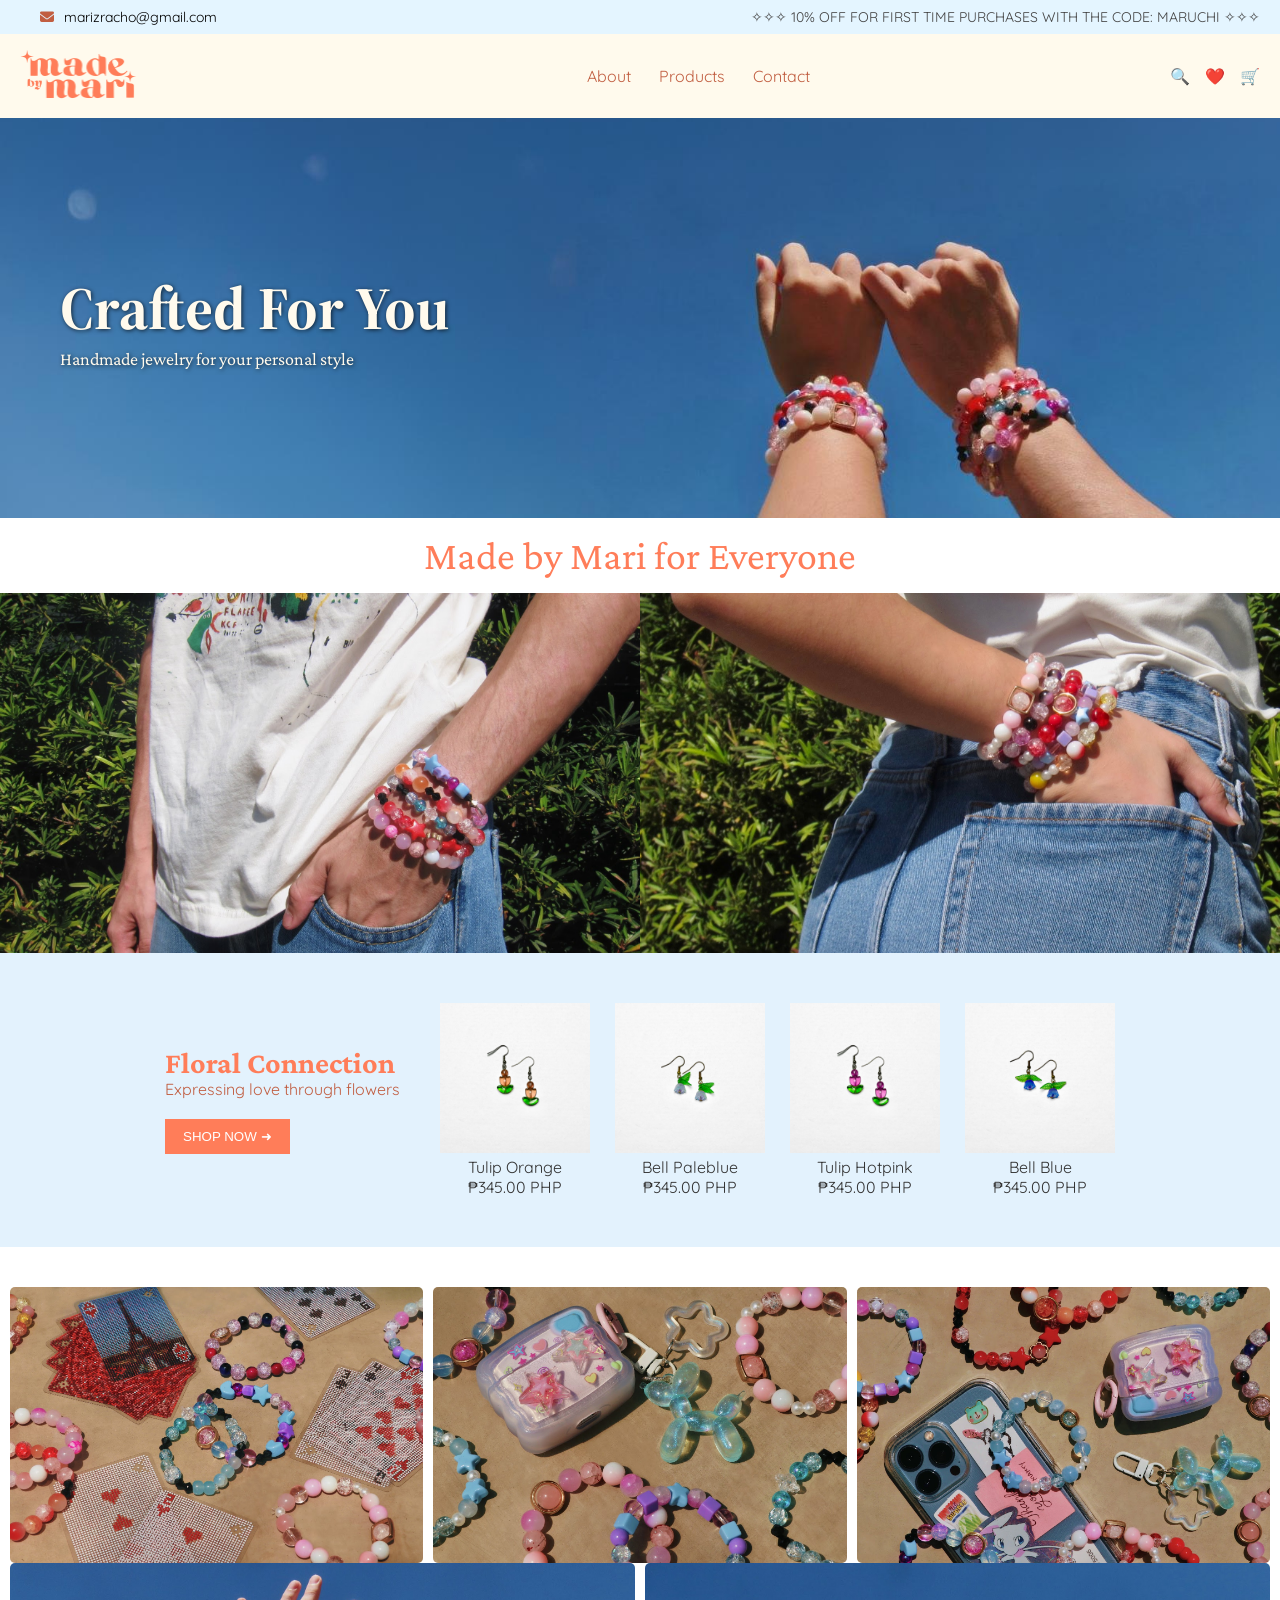
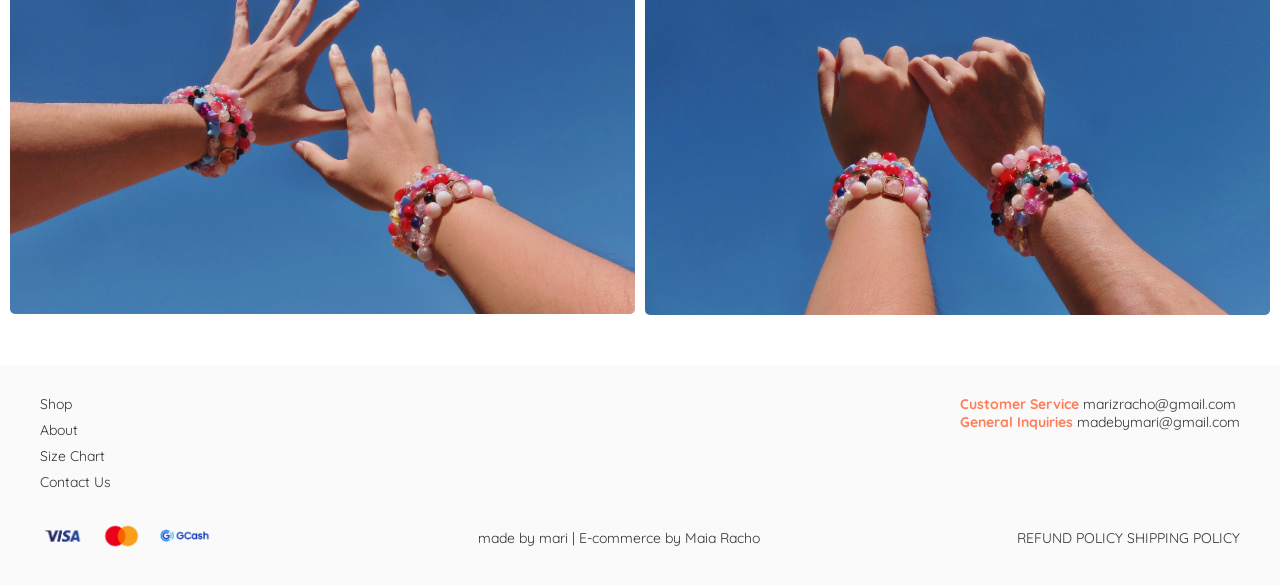
<file: index.html>
<!DOCTYPE html>
<html lang="en">
<head>
    <meta charset="UTF-8">
    <meta name="viewport" content="width=device-width, initial-scale=1.0">
    <title>Made by Mari</title>

    <!-- FONTS -->
    <link href="https://fonts.googleapis.com/css2?family=Crimson+Pro:wght@300;400;700&family=Quicksand:wght@300;400;600&family=Source+Serif+4:opsz,wght@6..72,800&display=swap" rel="stylesheet">

    <link rel="stylesheet" href="style.css">
    <link rel="stylesheet" href="https://cdnjs.cloudflare.com/ajax/libs/font-awesome/6.4.0/css/all.min.css"/>
    <script src="./products/cart.js"></script>
</head>

<body>

    <!-- MOBILE MENU -->
    <div id="sideMenu" class="side-menu">
        <a href="./index.html">Home</a>
        <a href="about/about.html">About</a>
        <a href="products/products.html">Products</a>
        <a href="contact/contact.html">Contact</a>
    </div>

    <div id="overlay"></div>

    <!-- TOP BAR -->
    <div class="top-bar">
        <span class="top-bar-email"><i class="fas fa-envelope"></i> marizracho@gmail.com</span>
        <span class="top-bar-promo">✧✧✧ 10% OFF FOR FIRST TIME PURCHASES WITH THE CODE: MARUCHI ✧✧✧</span>
    </div>

    <!-- NAVIGATION -->
    <nav>
        <div class="nav-left">
            <button id="hamburgerBtn" class="hamburger">&#9776;</button>
        </div>

        <div class="logo">
            <a href="/index.html">
                <img src="./Assets/logo_orange.png" alt="Made by Mari Logo">
            </a>
        </div>

        <ul class="nav-links">
            <li><a href="about/about.html">About</a></li>
            <li><a href="products/products.html">Products</a></li>
            <li><a href="contact/contact.html">Contact</a></li>
        </ul>

        <div class="nav-icons">
            <span class="search">🔍</span>
            <span class="wishlist">❤️</span>
            <span class="cart">🛒</span>
        </div>
    </nav>

    <!-- HERO -->
    <section class="hero">
        <h1>Crafted For You</h1>
        <p>Handmade jewelry for your personal style</p>
    </section>

    <!-- MINI BANNER -->
    <section class="mini-banner serif">
        Made by Mari for Everyone
    </section>

    <!-- IMAGE STRIP -->
    <section class="image-row">
        <img src="./Assets/img1.jpeg">
        <img src="./Assets/img2.jpeg">
    </section>

    <!-- FLORAL CONNECTION -->
    <section class="floral-connection-wrapper">

        <div class="floral-left">
            <h2 class="serif">Floral Connection</h2>
            <p>Expressing love through flowers</p>
            <button class="shop-btn">SHOP NOW ➜</button>
        </div>

        <div class="floral-products">

            <div class="floral-item">
                <a href="../products/tulip-orange.html">
                    <img src="./Assets/prod1.jpeg">
                </a>
                <p class="prod-name">Tulip Orange</p>
                <p class="prod-price">₱345.00 PHP</p>
            </div>

            <div class="floral-item">
                <a href="../products/bell-paleblue.html">
                    <img src="./Assets/prod2.jpeg">
                </a>
                <p class="prod-name">Bell Paleblue</p>
                <p class="prod-price">₱345.00 PHP</p>
            </div>

            <div class="floral-item">
                <a href="../products/tulip-hotpink.html">
                    <img src="./Assets/prod3.jpeg">
                </a>
                <p class="prod-name">Tulip Hotpink</p>
                <p class="prod-price">₱345.00 PHP</p>
            </div>

            <div class="floral-item">
                <a href="../products/bell-blue.html">
                    <img src="./Assets/prod4.jpeg">
                </a>
                <p class="prod-name">Bell Blue</p>
                <p class="prod-price">₱345.00 PHP</p>
            </div>

        </div>

    </section>

    <!-- IMAGE GALLERY -->
    <section class="image-gallery">

        <div class="gallery-row">
            <img src="./Assets/gallery1.jpeg">
            <img src="./Assets/gallery2.jpeg">
            <img src="./Assets/gallery3.jpeg">
        </div>

        <div class="gallery-row">
            <img src="./Assets/gallery4.jpeg">
            <img src="./Assets/gallery5.jpeg">
        </div>
    </section>

    <!-- FOOTER -->
    <footer class="footer">

        <div class="footer-top">

            <div class="footer-left">
                <a>Shop</a>
                <a>About</a>
                <a>Size Chart</a>
                <a>Contact Us</a>
            </div>

            <div class="footer-right">
                <p><strong>Customer Service</strong> marizracho@gmail.com</p>
                <p><strong>General Inquiries</strong> madebymari@gmail.com</p>
            </div>

        </div>

        <div class="footer-bottom">
            <div class="payments">
                <img src="./Assets/visa.png">
                <img src="./Assets/mastercard.png">
                <img src="./Assets/Gcash.png">
            </div>

            <p class="credit">made by mari | E-commerce by Maia Racho</p>

            <div class="policy-links">
                <a>REFUND POLICY</a>
                <a>SHIPPING POLICY</a>
            </div>
        </div>

    </footer>

<script>
    const hamburger = document.getElementById("hamburgerBtn");
    const sideMenu = document.getElementById("sideMenu");
    const overlay = document.getElementById("overlay");

    hamburger.addEventListener("click", () => {
        sideMenu.classList.toggle("open");
        overlay.classList.toggle("show");
    });

    overlay.addEventListener("click", () => {
        sideMenu.classList.remove("open");
        overlay.classList.remove("show");
    });
</script>

</body>
</html>
</file>
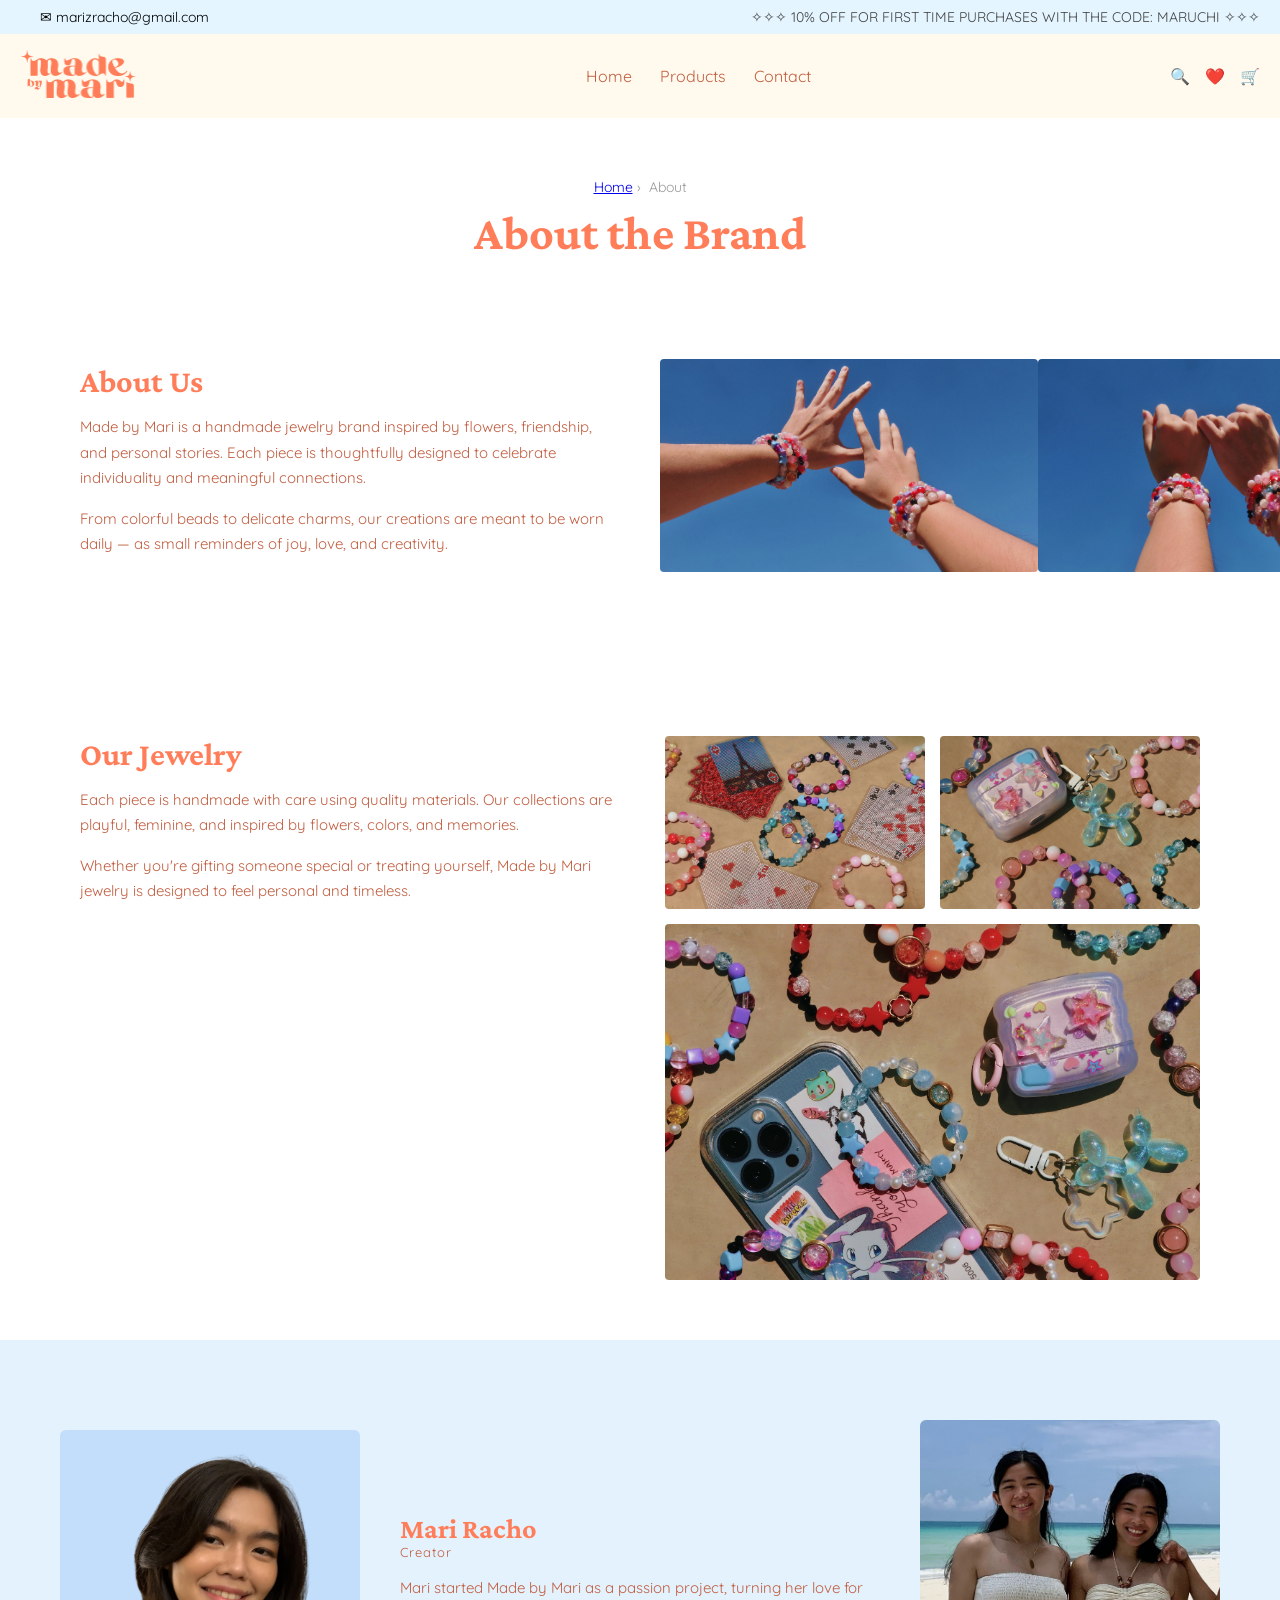
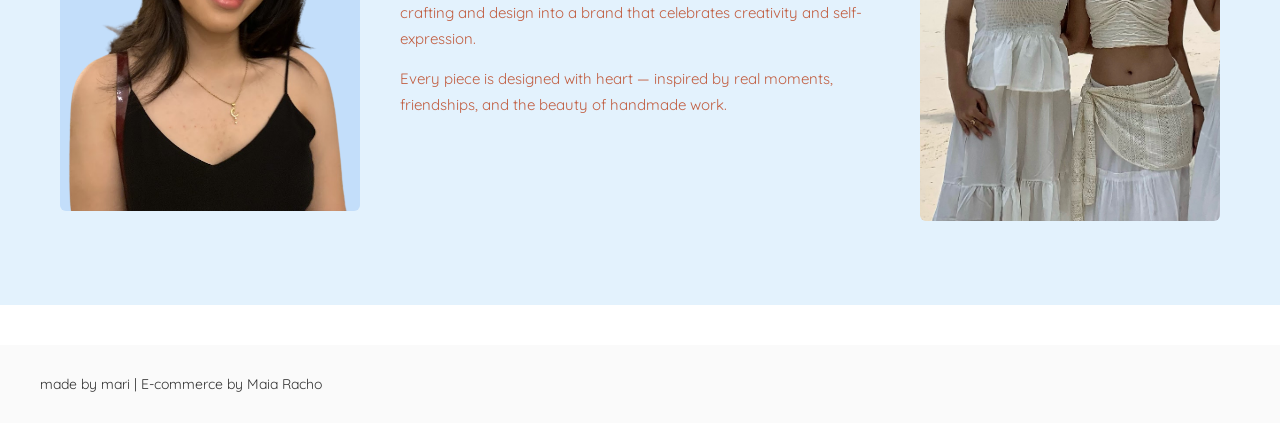
<file: about/about.html>
<!DOCTYPE html>
<html lang="en">
<head>
    <meta charset="UTF-8">
    <meta name="viewport" content="width=device-width, initial-scale=1.0">
    <title>About — Made by Mari</title>

    <!-- FONTS -->
    <link href="https://fonts.googleapis.com/css2?family=Crimson+Pro:wght@300;400;700&family=Quicksand:wght@300;400;600&family=Source+Serif+4:opsz,wght@6..72,800&display=swap" rel="stylesheet">

    <link rel="stylesheet" href="../style.css">
    <link rel="stylesheet" href="about.css">
    <script src="../products/cart.js"></script>
</head>
<body>

<!-- TOP BAR -->
<div class="top-bar">
    <span class="top-bar-email">✉ marizracho@gmail.com</span>
    <span class="top-bar-promo">✧✧✧ 10% OFF FOR FIRST TIME PURCHASES WITH THE CODE: MARUCHI ✧✧✧</span>
</div>

<!-- NAVIGATION (same as home) -->
<nav>
    <div class="nav-left">
        <button id="hamburgerBtn" class="hamburger">☰</button>
    </div>

    <div class="logo">
        <a href="../index.html">
            <img src="../Assets/logo_orange.png" alt="Made by Mari">
        </a>
    </div>

    <ul class="nav-links">
        <li><a href="./index.html">Home</a></li>
        <li><a href="../products/products.html">Products</a></li>
        <li><a href="../contact/contact.html">Contact</a></li>
    </ul>

    <div class="nav-icons">
        <span>🔍</span>
        <span>❤️</span>
        <span class="cart">🛒</span>
    </div>
</nav>

<!-- PAGE HEADER -->
<section class="about-header">
    <p class="breadcrumb"><a href="/index.html">Home</a>&nbsp;›&nbsp; About</p>
    <h1 class="serif">About the Brand</h1>
</section>

<!-- ABOUT INTRO -->
<section class="about-intro">
    <div class="about-text">
        <h2 class="serif">About Us</h2>
        <p>
            Made by Mari is a handmade jewelry brand inspired by flowers,
            friendship, and personal stories. Each piece is thoughtfully
            designed to celebrate individuality and meaningful connections.
        </p>
        <p>
            From colorful beads to delicate charms, our creations are meant
            to be worn daily — as small reminders of joy, love, and creativity.
        </p>
    </div>

    <div class="about-images">
        <img src="../Assets/gallery4.jpeg" alt="Hands wearing bracelets">
        <img src="../Assets/gallery5.jpeg" alt="Bracelets close up">
    </div>
</section>

<!-- OUR JEWELRY -->
<section class="about-jewelry">
    <div class="jewelry-text">
        <h2 class="serif">Our Jewelry</h2>
        <p>
            Each piece is handmade with care using quality materials.
            Our collections are playful, feminine, and inspired by
            flowers, colors, and memories.
        </p>
        <p>
            Whether you're gifting someone special or treating yourself,
            Made by Mari jewelry is designed to feel personal and timeless.
        </p>
    </div>

    <div class="jewelry-gallery">
        <img src="../Assets/gallery1.jpeg">
        <img src="../Assets/gallery2.jpeg">
        <img src="../Assets/gallery3.jpeg">
    </div>
</section>

<!-- CREATOR SECTION -->
<section class="creator-section">
    <div class="creator-photo">
        <img src="../Assets/mari.png" alt="Mari Racho">
    </div>

    <div class="creator-text">
        <h3 class="serif">Mari Racho</h3>
        <span class="creator-role">Creator</span>
        <p>
            Mari started Made by Mari as a passion project, turning her
            love for crafting and design into a brand that celebrates
            creativity and self-expression.
        </p>
        <p>
            Every piece is designed with heart — inspired by real moments,
            friendships, and the beauty of handmade work.
        </p>
    </div>

    <div class="creator-friends">
        <img src="../Assets/mariandmaia.png" alt="Mari and friends">
    </div>
</section>

<!-- FOOTER -->
<footer class="footer">
    <p class="credit">made by mari | E-commerce by Maia Racho</p>
</footer>

<script>
const hamburger = document.getElementById("hamburgerBtn");
const sideMenu = document.getElementById("sideMenu");
const overlay = document.getElementById("overlay");

if (hamburger) {
  hamburger.addEventListener("click", () => {
      sideMenu.classList.toggle("open");
      overlay.classList.toggle("show");
  });
}
</script>
</body>

</html>
</file>
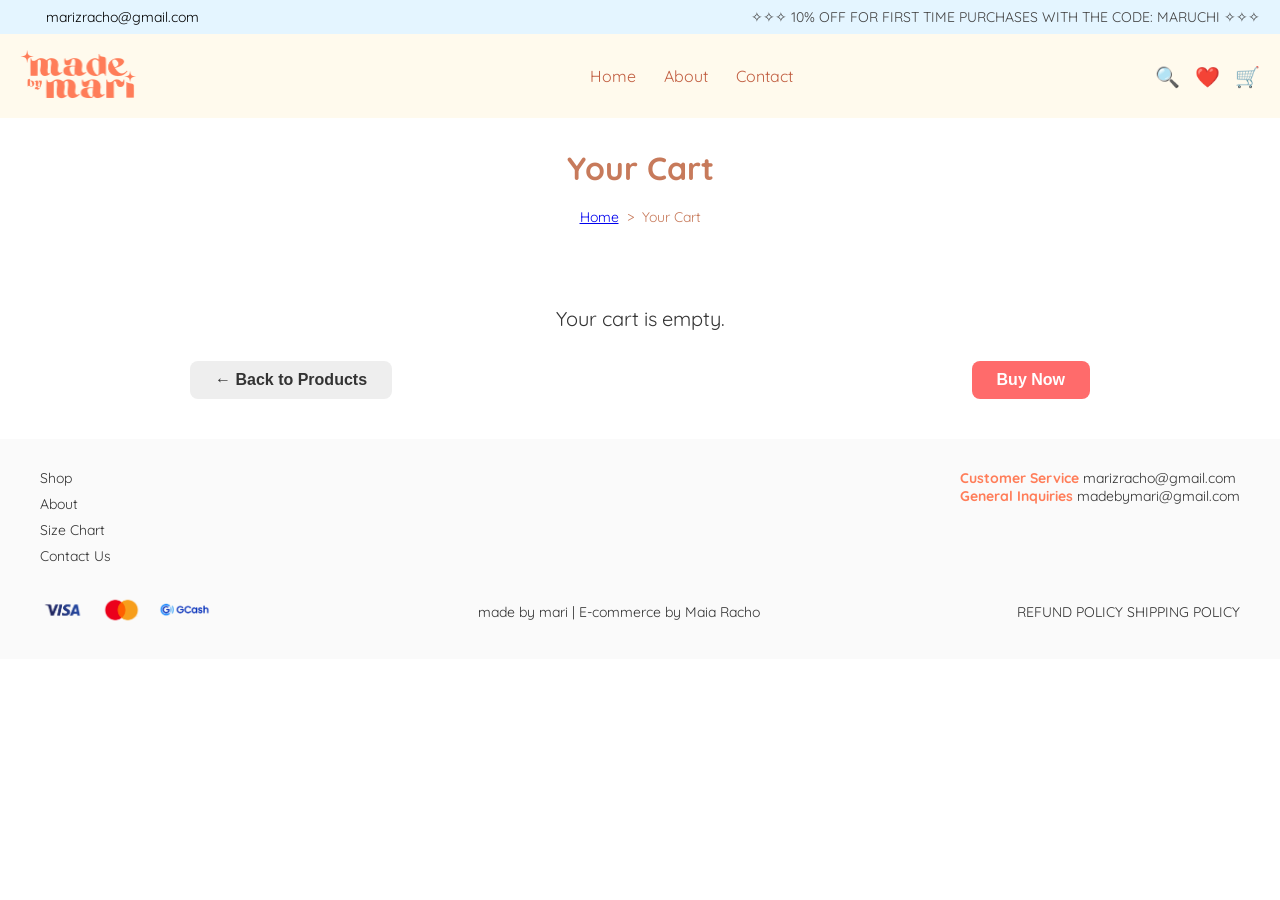
<file: products/cart.html>
<!DOCTYPE html>
<html lang="en">
<head>
    <meta charset="UTF-8">
    <meta name="viewport" content="width=device-width, initial-scale=1.0">
    <title>Your Cart — Made by Mari</title>

    <!-- FONTS -->
    <link href="https://fonts.googleapis.com/css2?family=Crimson+Pro:wght@300;400;700&family=Quicksand:wght@300;400;600&family=Source+Serif+4:opsz,wght@6..72,800&display=swap" rel="stylesheet">

    <!-- STYLES -->
    <link rel="stylesheet" href="../style.css">
    <link rel="stylesheet" href="products.css">
    <script src="cart.js"></script>

    <style>
        .cart-container {
            display: flex;
            flex-direction: column;
            gap: 20px;
            max-width: 900px;
            margin: 30px auto;
        }

        .cart-item {
            display: flex;
            gap: 20px;
            padding: 15px;
            border: 1px solid #eee;
            border-radius: 12px;
            align-items: center;
            background-color: #fff;
        }

        .cart-img {
            width: 120px;
            height: 120px;
            object-fit: cover;
            border-radius: 8px;
        }

        .cart-details {
            flex: 1;
            display: flex;
            flex-direction: column;
            gap: 10px;
        }

        .qty-controls {
            display: flex;
            align-items: center;
            gap: 10px;
        }

        .qty-controls button {
            padding: 4px 10px;
            border: none;
            background-color: #ff6b6b;
            color: white;
            font-weight: bold;
            border-radius: 6px;
            cursor: pointer;
        }

        .remove-btn {
            width: fit-content;
            padding: 6px 12px;
            background-color: #f0f0f0;
            border: none;
            border-radius: 6px;
            cursor: pointer;
            color: #ff6b6b;
            font-weight: bold;
        }

        .cart-actions {
            display: flex;
            justify-content: space-between;
            margin-top: 20px;
            max-width: 900px;
            margin-left: auto;
            margin-right: auto;
        }

        .cart-actions button {
            padding: 10px 25px;
            border: none;
            border-radius: 8px;
            cursor: pointer;
            font-weight: bold;
            font-size: 16px;
        }

        .back-btn {
            background-color: #eee;
            color: #333;
        }

        .buy-btn {
            background-color: #ff6b6b;
            color: #fff;
        }

        .cart-empty {
            text-align: center;
            margin-top: 50px;
            font-size: 20px;
        }
    </style>
</head>

<body>

    <!-- NAVIGATION (reuse from products.html) -->
    <div id="sideMenu" class="side-menu">
        <a href="index.html">Home</a>
        <a href="about/about.html">About</a>
        <a href="contact/contact.html">Contact</a>
    </div>
    <div id="overlay"></div>

    <div class="top-bar">
        <span class="top-bar-email"><i class="fas fa-envelope"></i> marizracho@gmail.com</span>
        <span class="top-bar-promo">✧✧✧ 10% OFF FOR FIRST TIME PURCHASES WITH THE CODE: MARUCHI ✧✧✧</span>
    </div>

    <nav>
        <div class="nav-left">
            <button id="hamburgerBtn" class="hamburger">&#9776;</button>
        </div>

        <div class="logo">
            <a href="index.html"><img src="../Assets/logo_orange.png" alt="Made by Mari Logo"></a>
        </div>

        <ul class="nav-links">
            <li><a href="./index.html">Home</a></li>
            <li><a href="./about/about.html">About</a></li>
            <li><a href="./contact/contact.html">Contact</a></li>
        </ul>

        <div class="nav-icons">
            <span class="search">🔍</span>
            <span class="wishlist">❤️</span>
            <span class="cart">🛒</span>
        </div>
    </nav>

    <h1 class="page-title">Your Cart</h1>
    <div class="breadcrumb">
        <a href="index.html">Home</a> &nbsp;>&nbsp; <span>Your Cart</span>
    </div>

    <!-- CART ITEMS -->
    <div class="cart-container" id="cart-items"></div>

    <!-- ACTION BUTTONS -->
    <div class="cart-actions">
        <button class="back-btn" onclick="location.href='products.html'">← Back to Products</button>
        <button class="buy-btn" onclick="alert('Thank you for your purchase!'); localStorage.removeItem('cart'); renderCart();">Buy Now</button>
    </div>

    <!-- FOOTER (reuse products.html footer) -->
    <footer class="footer">
        <div class="footer-top">
            <div class="footer-left">
                <a>Shop</a>
                <a>About</a>
                <a>Size Chart</a>
                <a>Contact Us</a>
            </div>
            <div class="footer-right">
                <p><strong>Customer Service</strong> marizracho@gmail.com</p>
                <p><strong>General Inquiries</strong> madebymari@gmail.com</p>
            </div>
        </div>
        <div class="footer-bottom">
            <div class="payments">
                <img src="../Assets/visa.png">
                <img src="../Assets/mastercard.png">
                <img src="../Assets/Gcash.png">
            </div>
            <p class="credit">made by mari | E-commerce by Maia Racho</p>
            <div class="policy-links">
                <a>REFUND POLICY</a>
                <a>SHIPPING POLICY</a>
            </div>
        </div>
    </footer>

    <script>
        // MOBILE MENU
        const hamburger = document.getElementById("hamburgerBtn");
        const sideMenu = document.getElementById("sideMenu");
        const overlay = document.getElementById("overlay");

        hamburger.addEventListener("click", () => {
            sideMenu.classList.toggle("open");
            overlay.classList.toggle("show");
        });

        overlay.addEventListener("click", () => {
            sideMenu.classList.remove("open");
            overlay.classList.remove("show");
        });

        // RENDER CART
        function renderCart() {
            const cart = getCart();
            const container = document.getElementById("cart-items");

            if (cart.length === 0) {
                container.innerHTML = "<p class='cart-empty'>Your cart is empty.</p>";
                updateCartIcon();
                return;
            }

            container.innerHTML = cart.map(item => `
                <div class="cart-item">
                    <img src="${item.image}" class="cart-img">
                    <div class="cart-details">
                        <h3>${item.name}</h3>
                        <p>₱${item.price}</p>
                        <div class="qty-controls">
                            <button onclick="changeQuantity(${item.id}, -1); renderCart();">-</button>
                            <span>${item.quantity}</span>
                            <button onclick="changeQuantity(${item.id}, 1); renderCart();">+</button>
                        </div>
                        <button class="remove-btn" onclick="removeFromCart(${item.id}); renderCart();">Remove</button>
                    </div>
                </div>
            `).join("");

            updateCartIcon();
        }

        renderCart();
    </script>

</body>
</html>
</file>
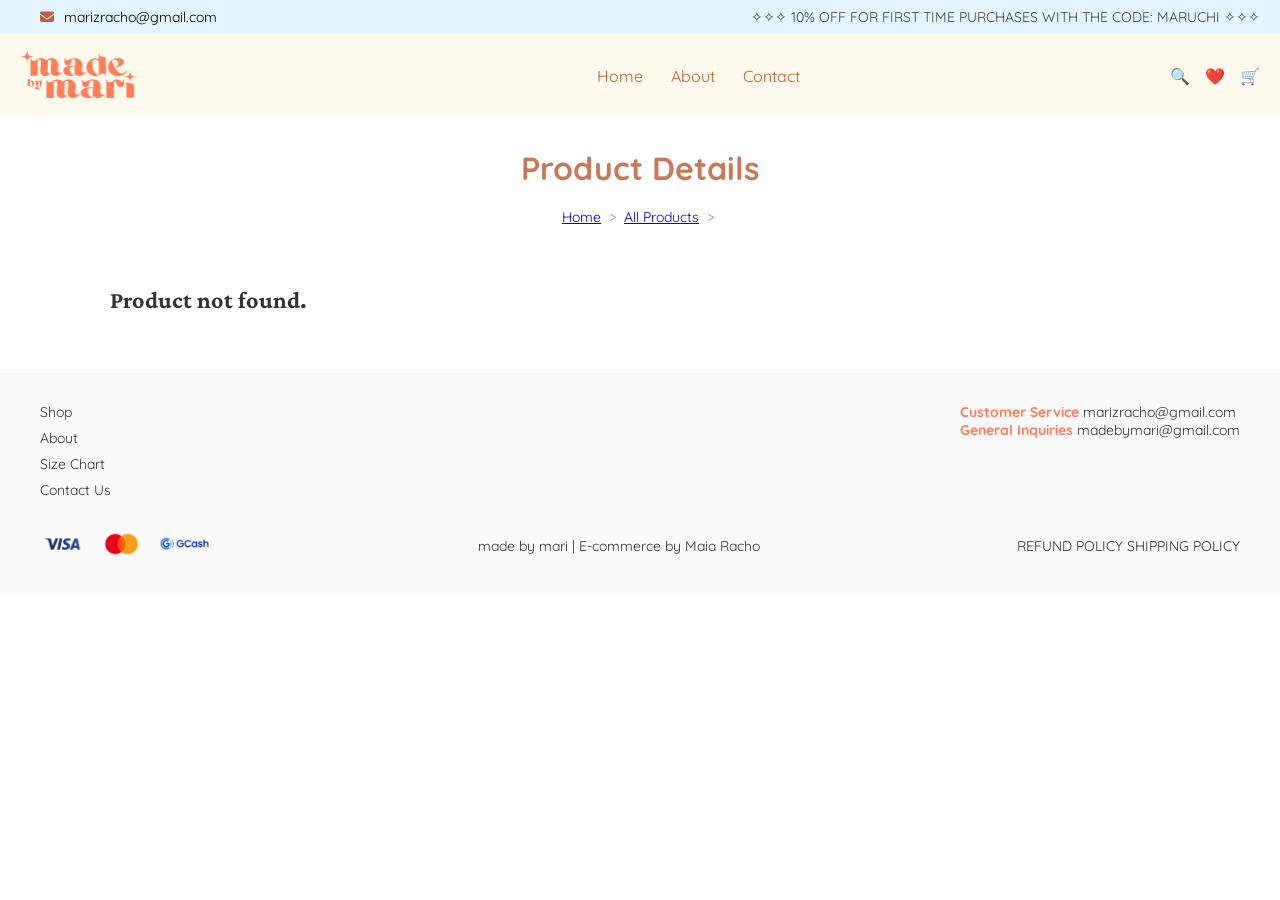
<file: products/product-details.html>
<!DOCTYPE html>
<html lang="en">
<head>
    <meta charset="UTF-8">
    <meta name="viewport" content="width=device-width, initial-scale=1.0">
    <title>Product Details — Made by Mari</title>

    <!-- FONTS -->
    <link href="https://fonts.googleapis.com/css2?family=Crimson+Pro:wght@300;400;700&family=Quicksand:wght@300;400;600&display=swap" rel="stylesheet">

    <link rel="stylesheet" href="../style.css">
    <link rel="stylesheet" href="product-details.css">

    <link rel="stylesheet" href="https://cdnjs.cloudflare.com/ajax/libs/font-awesome/6.4.0/css/all.min.css"/>
    <script src="cart.js"></script>
</head>

<body>

<!-- MOBILE MENU -->
<div id="sideMenu" class="side-menu">
    <a href="/index.html">Home</a>
    <a href="/about/about.html">About</a>
    <a href="/Contact/contact.html">Contact</a>
</div>
<div id="overlay"></div>

<!-- TOP BAR -->
<div class="top-bar">
    <span class="top-bar-email"><i class="fas fa-envelope"></i> marizracho@gmail.com</span>
    <span class="top-bar-promo">✧✧✧ 10% OFF FOR FIRST TIME PURCHASES WITH THE CODE: MARUCHI ✧✧✧</span>
</div>

<!-- NAVBAR -->
<nav>
    <div class="nav-left">
        <button id="hamburgerBtn" class="hamburger">&#9776;</button>
    </div>

    <div class="logo">
        <a href="/index.html"><img src="../Assets/logo_orange.png"></a>
    </div>

    <ul class="nav-links">
        <li><a href="/index.html">Home</a></li>
        <li><a href="/about/about.html">About</a></li>
        <li><a href="/Contact/contact.html">Contact</a></li>
    </ul>

    <div class="nav-icons">
        <span class="search">🔍</span>
        <span class="wishlist">❤️</span>
        <span class="cart">🛒</span>
    </div>
</nav>

<!-- TITLE + BREADCRUMB -->
<h1 class="page-title">Product Details</h1>

<div class="breadcrumb">
    <a href="/index.html">Home</a> &nbsp;>&nbsp;
    <a href="products.html">All Products</a> &nbsp;>&nbsp;
    <span id="product-name-breadcrumb"></span>
</div>

<!-- PRODUCT CONTENT -->
<div id="product-container" class="product-detail-section"></div>

<!-- FOOTER -->
<footer class="footer">
    <div class="footer-top">
        <div class="footer-left">
            <a>Shop</a>
            <a>About</a>
            <a>Size Chart</a>
            <a>Contact Us</a>
        </div>

        <div class="footer-right">
            <p><strong>Customer Service</strong> marizracho@gmail.com</p>
            <p><strong>General Inquiries</strong> madebymari@gmail.com</p>
        </div>
    </div>

    <div class="footer-bottom">
        <div class="payments">
            <img src="../Assets/visa.png">
            <img src="../Assets/mastercard.png">
            <img src="../Assets/Gcash.png">
        </div>

        <p class="credit">made by mari | E-commerce by Maia Racho</p>

        <div class="policy-links">
            <a>REFUND POLICY</a>
            <a>SHIPPING POLICY</a>
        </div>
    </div>
</footer>


<script>
// MOBILE MENU
const hamburger = document.getElementById("hamburgerBtn");
const sideMenu = document.getElementById("sideMenu");
const overlay = document.getElementById("overlay");

hamburger.addEventListener("click", () => {
    sideMenu.classList.toggle("open");
    overlay.classList.toggle("show");
});

overlay.addEventListener("click", () => {
    sideMenu.classList.remove("open");
    overlay.classList.remove("show");
});

// PRODUCT DETAILS
async function loadProduct() {
    const params = new URLSearchParams(window.location.search);
    const id = parseInt(params.get("id"));

    const res = await fetch("products.json");
    const products = await res.json();

    const product = products.find(p => p.id === id);

    if (!product) {
        document.getElementById("product-container").innerHTML = "<h2>Product not found.</h2>";
        return;
    }

    // Breadcrumb name
    document.getElementById("product-name-breadcrumb").textContent = product.name;

    // Load cart from localStorage
    let cart = JSON.parse(localStorage.getItem("cart")) || [];

    // Check if already in cart
    const inCart = cart.find(item => item.id === product.id);

    document.getElementById("product-container").innerHTML = `
    <div class="product-detail-wrapper">
        <div class="product-image">
            <img src="${product.image}" alt="${product.name}">
        </div>

        <div class="product-info">
            <h2 class="product-title serif">${product.name}</h2>
            <p class="product-price serif">₱${product.price}</p>

            <p class="product-description">${product.description}</p>

            <button id="cartBtn" class="product-btn add-cart">
                ${inCart ? "Remove from Cart" : "Add to Cart"}
            </button>

            <button id="checkoutBtn" class="product-btn checkout" onclick="location.href='cart.html'">
                CheckOut
            </button>

            <button class="product-btn" onclick="location.href='products.html'">← Back to Products</button>
        </div>
    </div>
`;

    const cartBtn = document.getElementById("cartBtn");
const checkoutBtn = document.getElementById("checkoutBtn");

function updateCheckoutVisibility() {
    const cart = JSON.parse(localStorage.getItem("cart")) || [];
    const exists = cart.find(item => item.id === product.id);
    checkoutBtn.style.display = exists ? "inline-block" : "none";
}

updateCheckoutVisibility(); // Initial check

cartBtn.addEventListener("click", () => {
    let cart = JSON.parse(localStorage.getItem("cart")) || [];
    const exists = cart.find(item => item.id === product.id);

    if (!exists) {
        // Add product
        cart.push({
            id: product.id,
            name: product.name,
            price: product.price,
            image: product.image,
            quantity: 1
        });
        cartBtn.textContent = "Remove from Cart";
    } else {
        // Remove product
        cart = cart.filter(item => item.id !== product.id);
        cartBtn.textContent = "Add to Cart";
    }

    localStorage.setItem("cart", JSON.stringify(cart));

    // Refresh cart badge and checkout button visibility
    updateCartIcon();
    updateCheckoutVisibility();
});
}

// CART ICON COUNTER (🛒)
function updateCartIcon() {
    const cartIcon = document.querySelector(".cart");
    let cart = JSON.parse(localStorage.getItem("cart")) || [];
    let totalQty = cart.reduce((sum, item) => sum + item.quantity, 0);

    // Remove existing badge if any
    let badge = document.getElementById("cart-badge");
    if (badge) badge.remove();

    if (totalQty > 0) {
        const badgeEl = document.createElement("span");
        badgeEl.id = "cart-badge";
        badgeEl.textContent = totalQty;
        badgeEl.style.cssText = `
            position: absolute;
            top: -5px;
            right: -10px;
            background: #ff6b6b;
            color: white;
            padding: 3px 7px;
            font-size: 12px;
            border-radius: 50%;
        `;
        cartIcon.style.position = "relative";
        cartIcon.appendChild(badgeEl);
    }
}

loadProduct();
</script>

</body>
</html>
</file>
<file: style.css>
/* RESET */
* {
    margin: 0;
    padding: 0;
    box-sizing: border-box;
}

html, body {
    max-width: 100%;
    overflow-x: hidden;
}

/* Default Font */
body {
    font-family: 'Quicksand', sans-serif;
    background: #ffffff;
    color: #333;
}

/* Serif Utility */
.serif, h2, h3, h4, h5, h6 {
    font-family: 'Crimson Pro', serif;
}

/* -------------------- TOP BAR -------------------- */
.top-bar {
    background: #E4F5FF;
    display: flex;
    align-items: center;
    padding: 8px 20px;
    font-size: 14px;
}

.top-bar-email {
    margin-right: auto;
    margin-left: 20px;
    color: #000;
}

.top-bar-email i {
    margin-right: 6px;
    color: #C15E41;
}

.top-bar-promo {
    color: #444;
}

/*--------------- NAVIGATION ----------------*/
nav {
    display: flex;
    justify-content: space-between;
    align-items: center;
    padding: 15px 20px;
    background: #FFFAED;
}

.nav-left {
    display: none;
}

.hamburger {
    font-size: 24px;
    background: none;
    border: none;
    cursor: pointer;
}

.logo img {
    height: 50px;
    width: auto;
}

.nav-links {
    display: flex;
    list-style: none;
    gap: 28px;
    margin-left: 90px;
}

.nav-links a {
    text-decoration: none;
    color: #C15E41;
    font-size: 16px;
    position: relative;
}

.nav-icons {
    display: flex;
    gap: 15px;
}

/* ------------------- HERO ------------------- */
.hero {
    background: url("Assets/banner.jpg") center/cover no-repeat;
    height: 400px;
    display: flex;
    flex-direction: column;
    justify-content: center;
    padding-left: 60px;
    color: #FFFAED;
    text-shadow: 1px 1px 4px rgba(0,0,0,0.7);
}

.hero h1 {
    font-family: 'Source Serif 4', serif !important;
    font-size: 60px;
}

.hero p {
    font-family: 'Crimson Pro', serif;
    font-size: 18px;
}

/* ---------- MINI BANNER ---------- */
.mini-banner {
    background: white;
    text-align: center;
    padding: 15px;
    font-size: 40px;
    color: #FF7D59;
}

/* ---------- IMAGE ROW ---------- */
.image-row {
    display: flex;
}

.image-row img {
    width: 50%;
    height: auto;
    object-fit: contain;
}

/* ---------- FLORAL SECTION ---------- */
.floral-connection-wrapper {
    display: flex;
    padding: 50px 40px;
    align-items: center;
    justify-content: center;
    gap: 40px;
    background: #E3F2FD;
}

.floral-left h2 {
    font-size: 30px;
    color: #FF7D59;
}

.floral-left p {
    color: #C15E41;
    margin-bottom: 20px;
}

.shop-btn {
    background: #FF7D59;
    color: white;
    padding: 10px 18px;
    border: none;
    cursor: pointer;
}

.floral-products {
    display: flex;
    flex-wrap: wrap;
    gap: 25px;
    max-width: 700px;
}

.floral-item {
    width: 150px;
    text-align: center;
}

.floral-item img {
    width: 100%;
    height: auto;
    object-fit: contain;
}

/* ---------- GALLERY ---------- */
.image-gallery {
    width: 100%;
    padding: 10px;
    margin-top: 30px;
}

.gallery-row {
    display: grid;
    grid-template-columns: repeat(auto-fit, minmax(250px, 1fr));
    gap: 10px;
}

.gallery-row img {
    width: 100%;
    height: auto;
    object-fit: contain;
    border-radius: 5px;
}

/* ---------- FOOTER ---------- */
.footer {
    margin-top: 40px;
    padding: 30px 40px;
    background: #fafafa;
    font-size: 14px;
}

.footer-top {
    display: flex;
    justify-content: space-between;
    margin-bottom: 30px;
}

.footer-left {
    display: flex;
    flex-direction: column;
    gap: 8px;
}

.footer-right strong {
    color: #FF7D59;
}

.footer-bottom {
    display: flex;
    justify-content: space-between;
    align-items: center;
}

.payments img {
    height: 30px;
    margin-right: 10px;
}
.cart {
    position: relative;
}

.cart-count {
    position: absolute;
    top: -8px;
    right: -10px;
    background: #ff5c3b;
    color: white;
    font-size: 12px;
    padding: 2px 6px;
    border-radius: 50%;
}

/* ---------- SIDE MENU ---------- */
.side-menu {
    position: fixed;
    top: 0;
    left: -250px;
    width: 230px;
    height: 100%;
    background: #ffffff;
    padding-top: 80px;
    padding-left: 20px;
    display: flex;
    flex-direction: column;
    gap: 20px;
    transition: 0.3s ease;
    z-index: 9999;
    box-shadow: 2px 0 10px rgba(0,0,0,0.2);
}

.side-menu.open {
    left: 0;
}

#overlay {
    position: fixed;
    top: 0;
    left: 0;
    width: 100%;
    height: 100%;
    background: rgba(0,0,0,0.4);
    display: none;
}

#overlay.show {
    display: block;
}

/* ---------- MOBILE RESPONSIVE ---------- */
@media (max-width: 900px) {
    .nav-links {
        display: none;
    }

    .nav-left {
        display: block;
    }

    .logo {
        position: absolute;
        left: 50%;
        transform: translateX(-50%);
    }
}

@media (max-width: 600px) {

    .hero {
        padding-left: 20px;
        height: 280px;
    }

    .hero h1 {
        font-size: 28px;
    }

    .image-row {
        flex-direction: column;
    }

    .image-row img {
        width: 100%;
    }

    .floral-connection-wrapper {
        flex-direction: column;
        text-align: center;
    }
}
</file>
<file: about/about.css>
/* ================= ABOUT PAGE ================= */

/* PAGE HEADER */
.about-header {
    background: #ffffff;
    text-align: center;
    padding: 60px 20px 40px;
}

.about-header .breadcrumb {
    font-size: 14px;
    color: #999;
    margin-bottom: 10px;
}

.about-header h1 {
    font-size: 48px;
    color: #FF7D59;
}

/* ABOUT INTRO */
.about-intro {
    display: grid;
    grid-template-columns: 1fr 1fr;
    gap: 40px;
    padding: 60px 80px;
    align-items: center;
}

.about-text h2 {
    font-size: 32px;
    color: #FF7D59;
    margin-bottom: 15px;
}

.about-text p {
    font-size: 15px;
    line-height: 1.7;
    color: #C15E41;
    margin-bottom: 15px;
}

.about-images {
    position: relative;
}

.about-images img {
    width: 70%;
    border-radius: 4px;
}

.about-images img:last-child {
    position: absolute;
    z-index:0;
}

/* OUR JEWELRY */
.about-jewelry {
    background: #ffffff;
    padding: 100px 80px 60px;
    display: grid;
    grid-template-columns: 1fr 1fr;
    gap: 50px;
}

.jewelry-text h2 {
    font-size: 32px;
    color: #FF7D59;
    margin-bottom: 15px;
}

.jewelry-text p {
    font-size: 15px;
    line-height: 1.7;
    color: #C15E41;
    margin-bottom: 15px;
}

.jewelry-gallery {
    display: grid;
    grid-template-columns: repeat(2, 1fr);
    gap: 15px;
}

.jewelry-gallery img {
    width: 100%;
    border-radius: 4px;
}

.jewelry-gallery img:last-child {
    grid-column: span 2;
}

/* CREATOR SECTION */
.creator-section {
    background: #E3F2FD;
    padding: 80px 60px;
    display: grid;
    grid-template-columns: 300px 1fr 300px;
    gap: 40px;
    align-items: center;
}

.creator-photo img,
.creator-friends img {
    width: 100%;
    border-radius: 6px;
}

.creator-text h3 {
    font-size: 28px;
    color: #FF7D59;
}

.creator-role {
    display: block;
    font-size: 13px;
    letter-spacing: 1px;
    color: #C15E41;
    margin-bottom: 15px;
}

.creator-text p {
    font-size: 15px;
    line-height: 1.7;
    color: #C15E41;
    margin-bottom: 15px;
}
.cart {
    position: relative;
    cursor: pointer;
}

.cart-count {
    position: absolute;
    top: -8px;
    right: -10px;
    background: #ff5c3b;
    color: white;
    font-size: 12px;
    padding: 2px 6px;
    border-radius: 50%;
}

/* ================= RESPONSIVE ================= */
@media (max-width: 900px) {
    .about-intro,
    .about-jewelry {
        grid-template-columns: 1fr;
        padding: 50px 30px;
    }

    .about-images img {
        width: 100%;
        position: static;
    }

    .creator-section {
        grid-template-columns: 1fr;
        text-align: center;
        padding: 60px 30px;
    }

    .creator-photo,
    .creator-friends {
        max-width: 280px;
        margin: 0 auto;
    }
}

@media (max-width: 600px) {
    .about-header h1 {
        font-size: 32px;
    }

    .about-text h2,
    .jewelry-text h2 {
        font-size: 26px;
    }
}
</file>
<file: products/products.css>
/* RESET */
* {
    margin: 0;
    padding: 0;
    box-sizing: border-box;
}

html, body {
    max-width: 100%;
    overflow-x: hidden;
}

/* Default Font */
body {
    font-family: 'Quicksand', sans-serif;
    background: #ffffff;
    color: #333;
}

/* Serif Utility */
.serif, h2, h3, h4, h5, h6 {
    font-family: 'Crimson Pro', serif;
}

/* -------------------- TOP BAR -------------------- */
.top-bar {
    background: #E4F5FF;
    display: flex;
    align-items: center;
    padding: 8px 20px;
    font-size: 14px;
}

.top-bar-email {
    margin-right: auto;
    margin-left: 20px;
    color: #000;
}

.top-bar-email i {
    margin-right: 6px;
    color: #C15E41;
}

.top-bar-promo {
    color: #444;
}

/*--------------- NAVIGATION ----------------*/
nav {
    display: flex;
    justify-content: space-between;
    align-items: center;
    padding: 15px 20px;
    background: #FFFAED; /* SAME AS HOMEPAGE */
}

.nav-left {
    display: none;
}

.hamburger {
    font-size: 24px;
    background: none;
    border: none;
    cursor: pointer;
}

.logo img {
    height: 50px;
    width: auto;
}

.nav-links {
    display: flex;
    list-style: none;
    gap: 28px;
    margin-left: 90px;
}

.nav-links a {
    text-decoration: none;
    color: #C15E41;
    font-size: 16px;
    position: relative;
}

.nav-links a:hover {
    text-decoration: underline;
}

.nav-icons {
    display: flex;
    gap: 15px;
    font-size: 20px;
    cursor: pointer;
}
/* BREADCRUMB */
.breadcrumb {
    text-align: center;
    font-size: 14px;
    color: #c77a5b;
    margin-top: 20px;
}

/* CENTER TITLE */
.page-title {
    text-align: center;
}

/* ---------- SIDE MENU ---------- */
.side-menu {
    position: fixed;
    top: 0;
    left: -250px;
    width: 230px;
    height: 100%;
    background: #ffffff;
    padding-top: 80px;
    padding-left: 20px;
    display: flex;
    flex-direction: column;
    gap: 20px;
    transition: 0.3s ease;
    z-index: 9999;
    box-shadow: 2px 0 10px rgba(0,0,0,0.2);
}

.side-menu a {
    text-decoration: none;
    color: #C15E41;
    font-size: 18px;
}

.side-menu.open {
    left: 0;
}

#overlay {
    position: fixed;
    top: 0;
    left: 0;
    width: 100%;
    height: 100%;
    background: rgba(0,0,0,0.4);
    display: none;
}

#overlay.show {
    display: block;
}

/* ---------- MOBILE RESPONSIVE ---------- */
@media (max-width: 900px) {
    .nav-links {
        display: none;
    }

    .nav-left {
        display: block;
    }

    .logo {
        position: absolute;
        left: 50%;
        transform: translateX(-50%);
    }
}

/*================= PRODUCTS PAGE =================*/

/* PAGE TITLE */
.page-title {
    font-size: 32px;
    margin-top: 30px;
    margin-bottom: 20px;
    color: #c77a5b;
}

/* FILTER SECTION */
.filter-section {
    max-width: 1200px;
    margin: 10px auto 30px;
    display: flex;
    align-items: center;
    justify-content: flex-start;
    gap: 15px;
}

/* LEFT TEXT */
.filter-left {
    font-size: 12px;
    font-weight: bold;
    color: #c77a5b;
    letter-spacing: 1px;
}

/* DROPDOWN STYLE */
.filter-controls select {
    padding: 6px 10px;
    border: 1px solid #ddd;
    font-family: 'Quicksand', sans-serif;
}


.products-container {
    max-width: 1200px;
    margin: 0 auto;
}

.products-grid {
    display: grid;
    grid-template-columns: repeat(3, 250px);
    justify-content: center;
    gap: 40px;
}


.product-item {
    cursor: pointer;
    text-align: center;
    transition: 0.2s ease;
}

.product-item:hover {
    transform: scale(1.03);
}

.product-item img {
    width: 100%;
    height: auto;
    object-fit: contain;
}

.prod-name {
    margin-top: 10px;
    font-size: 16px;
}

.prod-price {
    color: gray;
    font-size: 14px;
}

/* FOOTER (kept same as your homepage) */
.footer {
    margin-top: 40px;
    padding: 30px 40px;
    background: #fafafa;
    font-size: 14px;
}

.footer-top {
    display: flex;
    justify-content: space-between;
    margin-bottom: 30px;
}

.footer-left {
    display: flex;
    flex-direction: column;
    gap: 8px;
}

.footer-right strong {
    color: #FF7D59;
}

.footer-bottom {
    display: flex;
    justify-content: space-between;
    align-items: center;
}

.payments img {
    height: 30px;
    margin-right: 10px;
}
.cart {
    position: relative;
}

.cart-count {
    position: absolute;
    top: -8px;
    right: -10px;
    background: #ff5c3b;
    color: white;
    font-size: 12px;
    padding: 2px 6px;
    border-radius: 50%;
}
</file>
<file: products/product-details.css>
/* PAGE TITLE */
.page-title {
    text-align: center;
    margin-top: 30px;
    font-size: 32px;
    color: #c77a5b;
}

/* PRODUCT SECTION */
.product-detail-section {
    max-width: 1100px;
    margin: 40px auto;
    padding: 20px;
}

.product-detail-wrapper {
    display: flex;
    gap: 60px;
    align-items: flex-start;
    justify-content: center;
}

/* IMAGE */
.product-image img {
    width: 420px;
    border-radius: 10px;
}

/* TEXT INFO */
.product-info {
    max-width: 450px;
}

.product-title {
    font-size: 36px;
    color: #c77a5b;
}

.product-price {
    margin-top: 10px;
    font-size: 24px;
    color: #444;
}

.product-description {
    margin-top: 20px;
    font-size: 16px;
    line-height: 1.7;
}

/* BACK BUTTON */
.back-btn {
    margin-top: 30px;
    padding: 12px 20px;
    font-size: 16px;
    background: #FFFAED;
    color: #c77a5b;
    border: 1px solid #c77a5b;
    cursor: pointer;
    border-radius: 6px;
    transition: 0.25s ease;
}

.back-btn:hover {
    background: #c77a5b;
    color: white;
}
.breadcrumb {
    text-align: center;
    font-size: 14px;
    color: #c77a5b;
    margin-top: 20px;
}
.cart-container {
    max-width: 800px;
    margin: 40px auto;
}

.cart-item {
    display: flex;
    gap: 20px;
    padding: 15px 0;
    border-bottom: 1px solid #eee;
}

.cart-img {
    width: 120px;
    height: auto;
    border-radius: 10px;
}

.qty-controls button {
    width: 30px;
    height: 30px;
}

.remove-btn {
    background: #ff5c3b;
    color: white;
    border: none;
    padding: 8px 14px;
    border-radius: 5px;
    margin-top: 10px;
    cursor: pointer;
}
.cart {
    position: relative;
}

.cart-count {
    position: absolute;
    top: -8px;
    right: -10px;
    background: #ff5c3b;
    color: white;
    font-size: 12px;
    padding: 2px 6px;
    border-radius: 50%;
}

.product-btn {
    display: inline-block;
    padding: 10px 20px;
    margin-top: 10px;
    border: none;
    border-radius: 8px;
    font-weight: bold;
    cursor: pointer;
    font-size: 16px;
    transition: background-color 0.2s, color 0.2s;
}

/* Add to Cart / Remove from Cart */
.product-btn.add-cart {
    background-color: #FFFAED; /* light background */
    color: #333; 
}

.product-btn.add-cart:hover {
    background-color: #e0e0e0;; /* slightly darker on hover */
}

/* Checkout Button */
.product-btn.checkout {
    background-color: #FFFAED;
    color: #333;
    display: none; /* hidden by default, shown via JS */
}

.product-btn.checkout:hover {
    background-color: #e0e0e0;
}




@media (max-width: 900px) {
    .product-detail-wrapper {
        flex-direction: column;
        text-align: center;
        gap: 30px;
    }

    .product-image img {
        width: 90%;
    }

    .product-info {
        margin: auto;
    }
}
</file>
